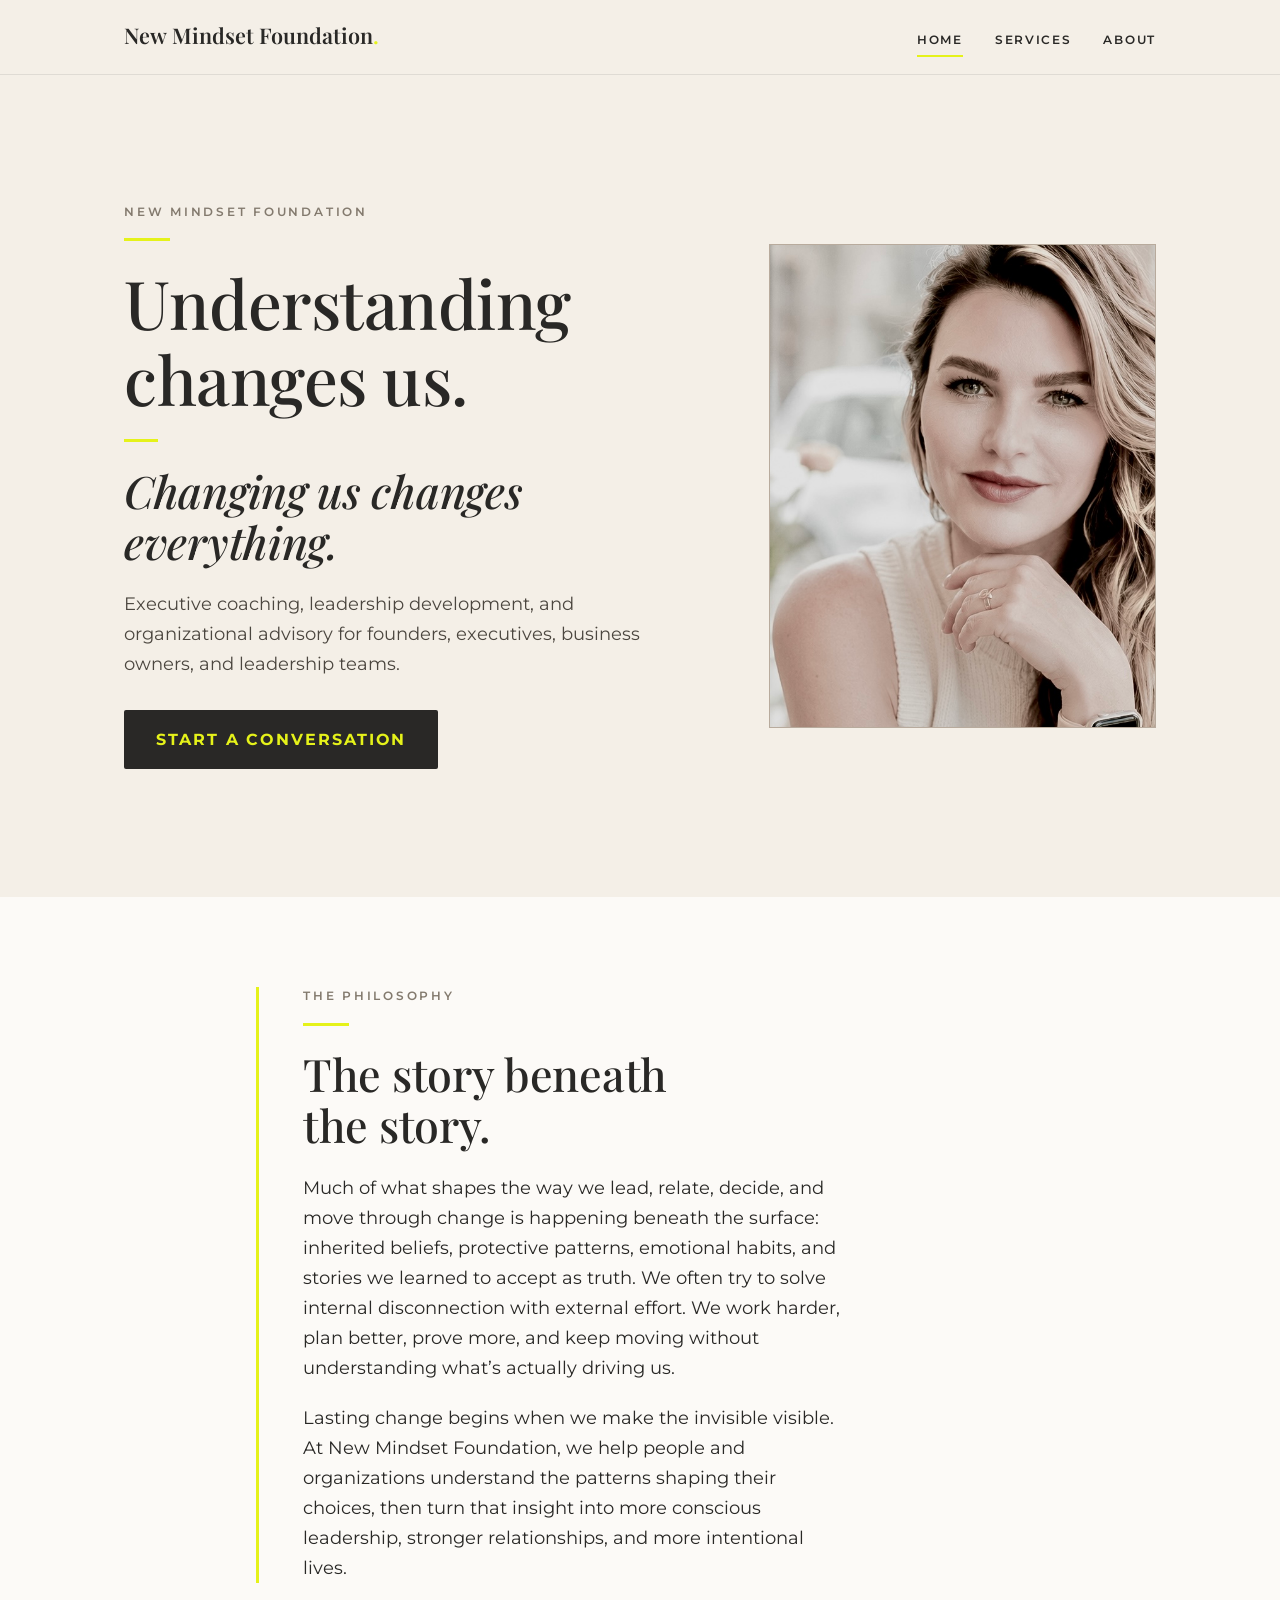
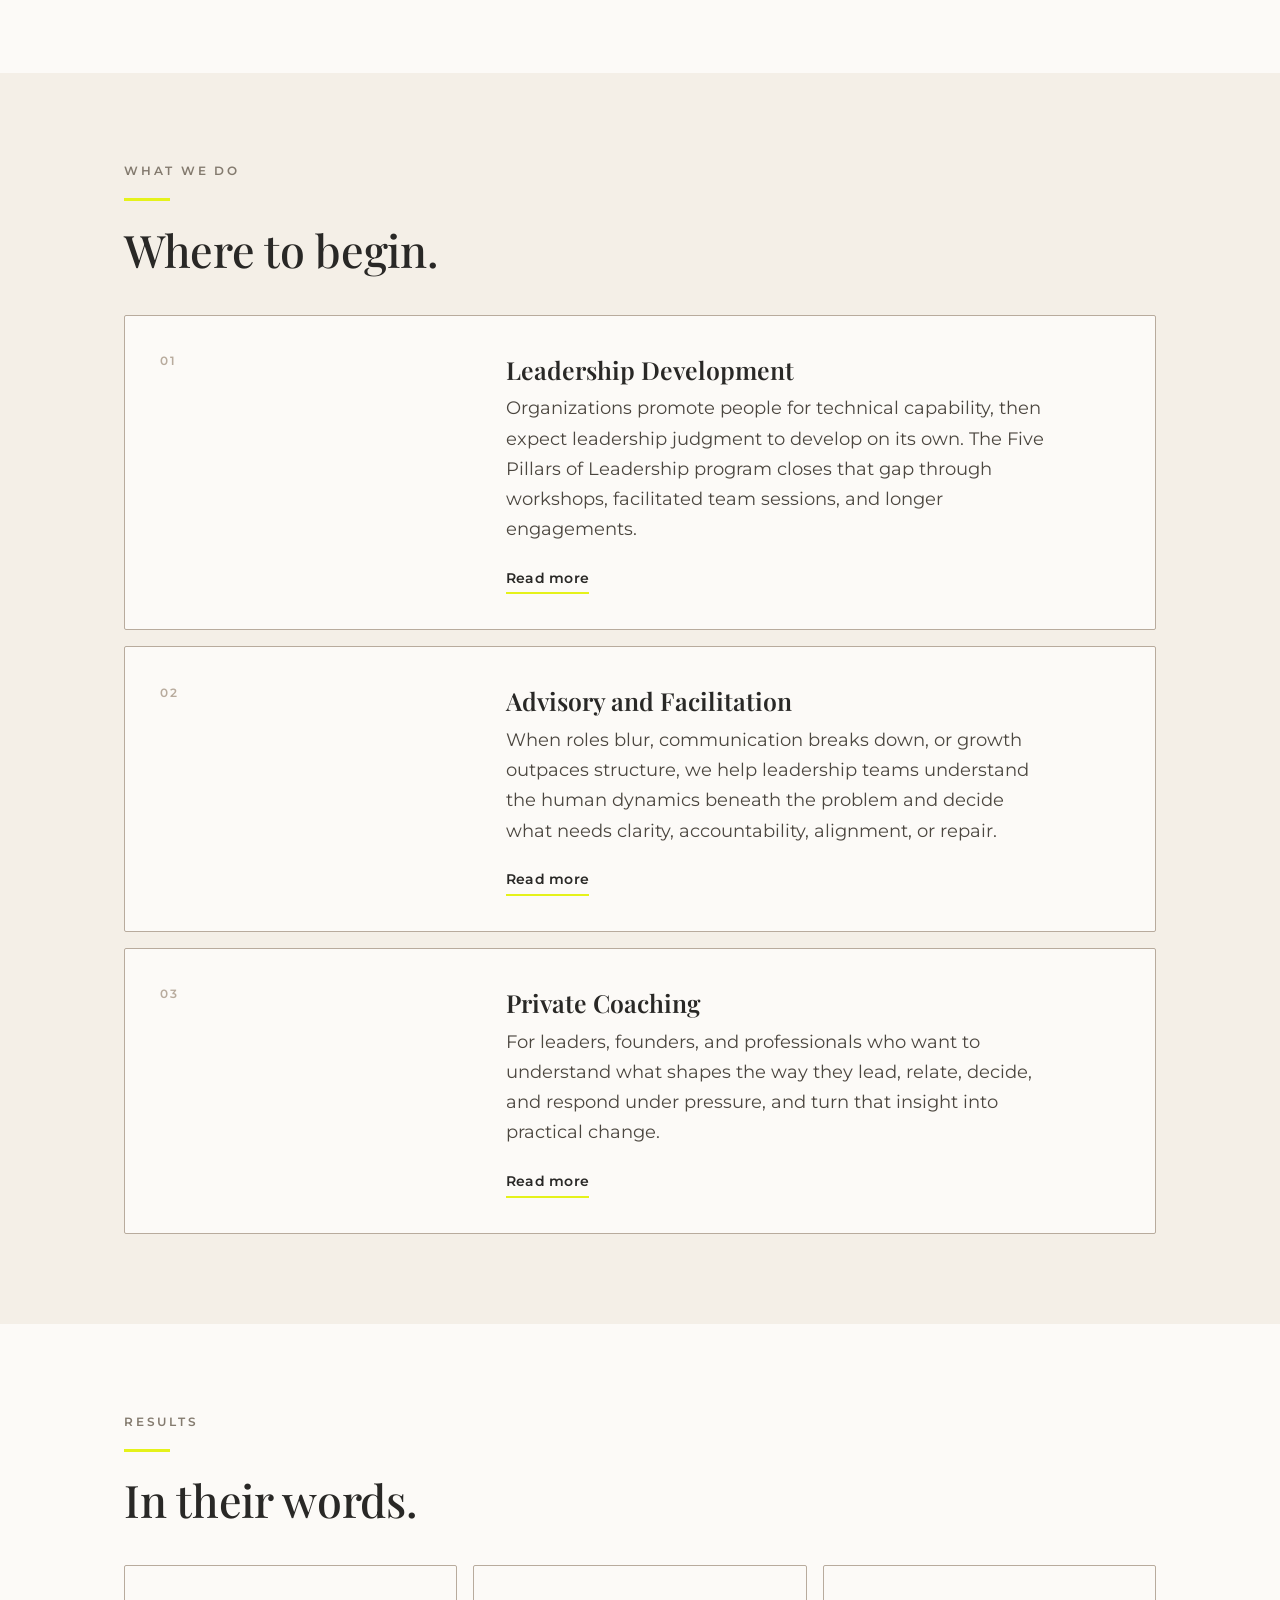
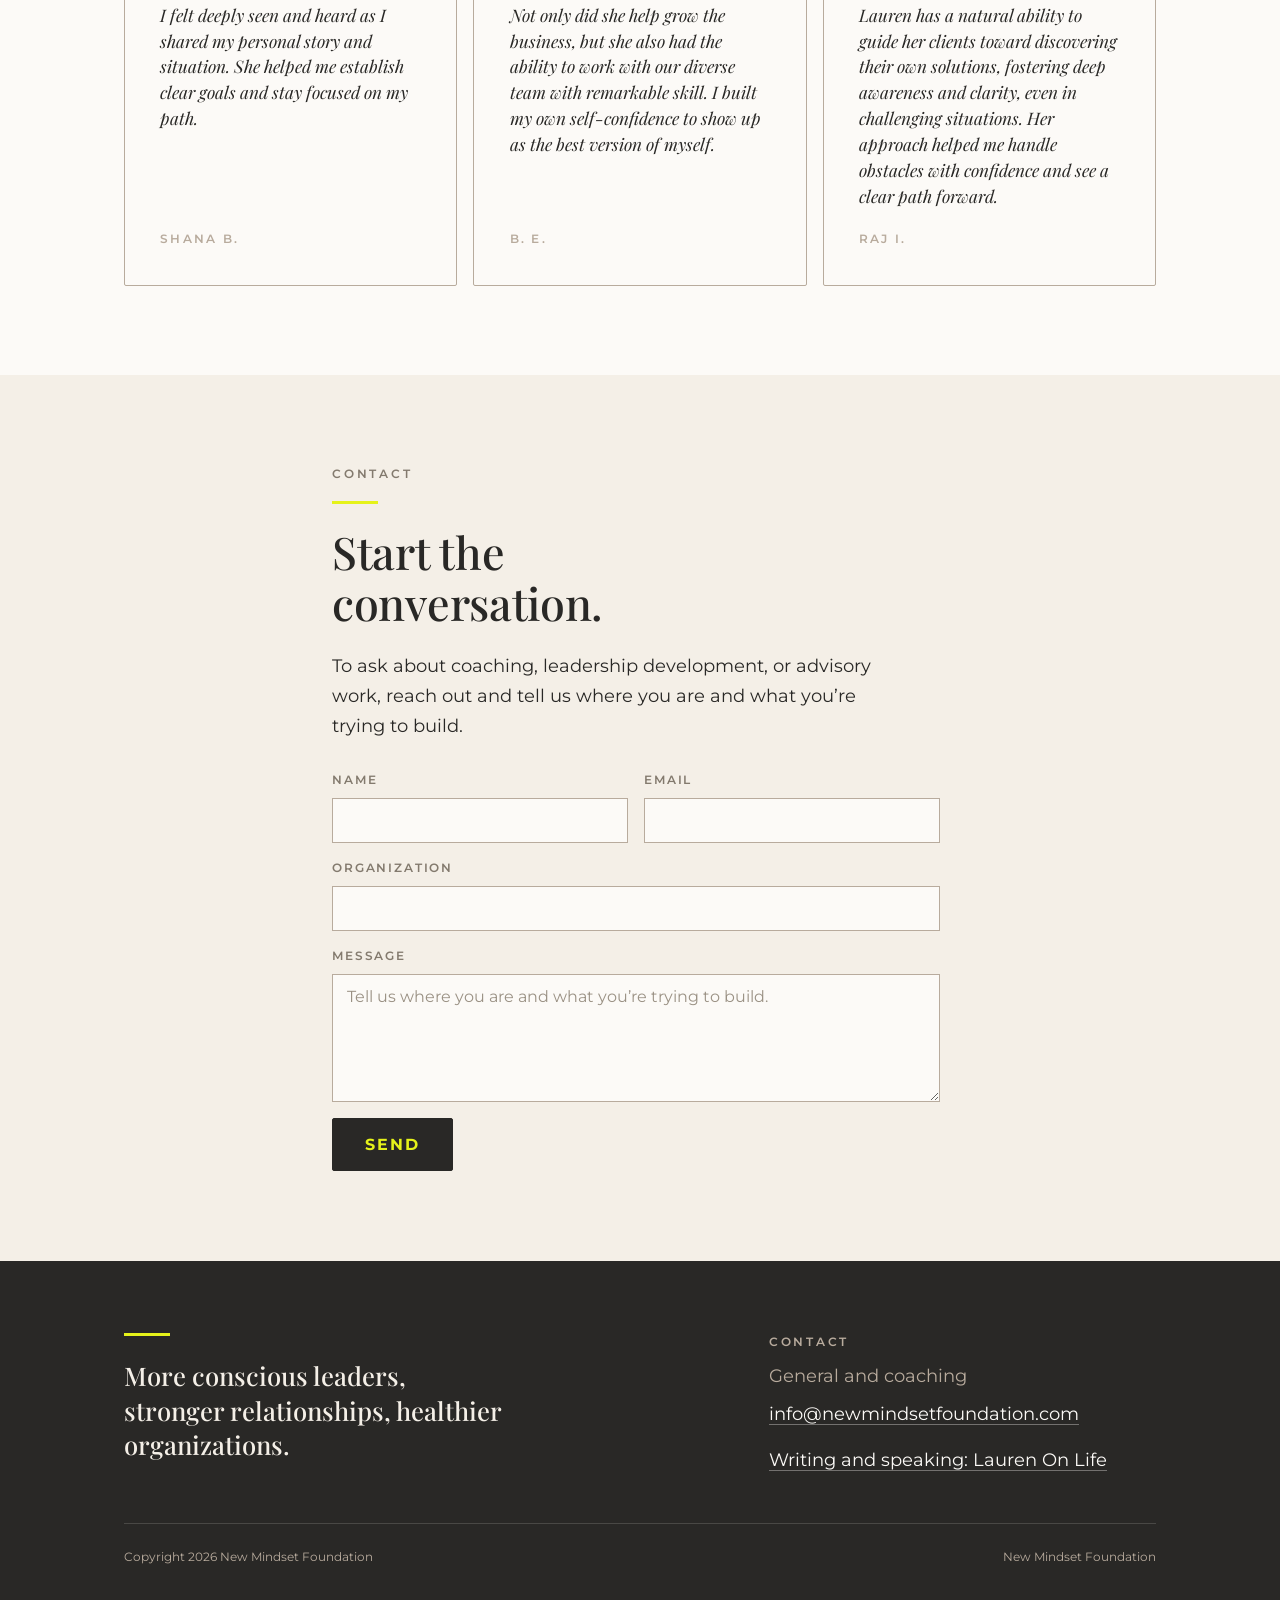
<file: index.html>
<!DOCTYPE html>
<html lang="en">
<head>
  <meta charset="UTF-8">
  <meta name="viewport" content="width=device-width, initial-scale=1.0">
  <title>New Mindset Foundation | Executive Coaching and Leadership Development</title>
  <meta name="description" content="Executive coaching, leadership development, and organizational advisory for founders, executives, business owners, and leadership teams.">
  <link rel="canonical" href="https://newmindsetfoundation.com/">
  <meta property="og:type" content="website">
  <meta property="og:site_name" content="New Mindset Foundation">
  <meta property="og:title" content="New Mindset Foundation | Executive Coaching and Leadership Development">
  <meta property="og:description" content="Executive coaching, leadership development, and organizational advisory for founders, executives, business owners, and leadership teams.">
  <meta property="og:url" content="https://newmindsetfoundation.com/">
  <meta property="og:image" content="https://newmindsetfoundation.com/images/lauren-home.jpg">
  <meta name="twitter:card" content="summary_large_image">
  <link rel="preconnect" href="https://fonts.googleapis.com">
  <link rel="preconnect" href="https://fonts.gstatic.com" crossorigin>
  <link href="https://fonts.googleapis.com/css2?family=Playfair+Display:ital,wght@0,500;0,600;1,500&family=Montserrat:wght@400;500;600&display=swap" rel="stylesheet">
  <link rel="stylesheet" href="css/styles.css">
  <link rel="icon" href="/favicon.ico" sizes="any">
  <link rel="apple-touch-icon" href="/apple-touch-icon.png">
  <script type="application/ld+json">
  {
    "@context": "https://schema.org",
    "@graph": [
      {
        "@type": "Organization",
        "name": "New Mindset Foundation",
        "url": "https://newmindsetfoundation.com",
        "description": "Executive coaching, leadership development, and organizational advisory for founders, executives, business owners, and leadership teams.",
        "sameAs": "https://laurenonlife.com",
        "founder": {
          "@type": "Person",
          "name": "Lauren Florek",
          "url": "https://laurenonlife.com"
        }
      },
      {
        "@type": "WebSite",
        "name": "New Mindset Foundation",
        "url": "https://newmindsetfoundation.com"
      }
    ]
  }
  </script>
</head>
<body>

  <header class="site-header">
    <div class="wrap nav">
      <a class="brand" href="index.html">New&nbsp;Mindset&nbsp;Foundation<span class="dot">.</span></a>
      <nav class="nav-links">
        <a href="index.html" aria-current="page">Home</a>
        <a href="services.html">Services</a>
        <a href="about.html">About</a>
      </nav>
    </div>
  </header>

  <!-- HERO -->
  <section class="section-lg">
    <div class="wrap duo">
      <div class="col-text">
        <p class="eyebrow">New Mindset Foundation</p>
        <hr class="rule">
        <h1>Understanding changes us.</h1>
        <hr class="rule" style="width:34px; margin:1.4rem 0;">
        <p style="font-family:var(--serif); font-style:italic; font-weight:500; font-size:clamp(1.9rem, 3.6vw, 2.8rem); letter-spacing:-0.3px; line-height:1.14; margin:0; max-width:26rem;">Changing us changes everything.</p>
        <p style="margin-top:1.4rem; color:#4b463f;">Executive coaching, leadership development, and organizational advisory for founders, executives, business owners, and leadership teams.</p>
        <div class="actions">
          <a class="btn-list" href="#contact">Start a conversation</a>
        </div>
      </div>
      <div class="col-media">
        <div class="photo" style="aspect-ratio:4/5; border:1px solid var(--stone);">
          <img src="images/lauren-home.jpg" alt="Lauren Florek, executive coach and founder of New Mindset Foundation" style="object-position:50% 0%;">
        </div>
      </div>
    </div>
  </section>

  <!-- THE PHILOSOPHY -->
  <section class="section bg-porcelain">
    <div class="wrap margin-rule" style="max-width:48rem;">
      <p class="eyebrow">The Philosophy</p>
      <hr class="rule">
      <h2 style="max-width:24rem;">The story beneath the story.</h2>
      <p style="margin-top:1.4rem;">Much of what shapes the way we lead, relate, decide, and move through change is happening beneath the surface: inherited beliefs, protective patterns, emotional habits, and stories we learned to accept as truth. We often try to solve internal disconnection with external effort. We work harder, plan better, prove more, and keep moving without understanding what’s actually driving us.</p>
      <p>Lasting change begins when we make the invisible visible. At New Mindset Foundation, we help people and organizations understand the patterns shaping their choices, then turn that insight into more conscious leadership, stronger relationships, and more intentional lives.</p>
    </div>
  </section>

  <!-- WHAT WE DO -->
  <section class="section">
    <div class="wrap">
      <p class="eyebrow">What We Do</p>
      <hr class="rule">
      <h2 style="max-width:20rem;">Where to begin.</h2>
      <div class="entries entries--porcelain">

        <div class="entry">
          <p class="label">01</p>
          <div>
            <h3>Leadership Development</h3>
            <p>Organizations promote people for technical capability, then expect leadership judgment to develop on its own. The Five Pillars of Leadership program closes that gap through workshops, facilitated team sessions, and longer engagements.</p>
            <p style="margin-top:1.1rem;"><a class="textlink" href="services.html#leadership">Read more</a></p>
          </div>
        </div>

        <div class="entry">
          <p class="label">02</p>
          <div>
            <h3>Advisory and Facilitation</h3>
            <p>When roles blur, communication breaks down, or growth outpaces structure, we help leadership teams understand the human dynamics beneath the problem and decide what needs clarity, accountability, alignment, or repair.</p>
            <p style="margin-top:1.1rem;"><a class="textlink" href="services.html#advisory">Read more</a></p>
          </div>
        </div>

        <div class="entry">
          <p class="label">03</p>
          <div>
            <h3>Private Coaching</h3>
            <p>For leaders, founders, and professionals who want to understand what shapes the way they lead, relate, decide, and respond under pressure, and turn that insight into practical change.</p>
            <p style="margin-top:1.1rem;"><a class="textlink" href="services.html#coaching">Read more</a></p>
          </div>
        </div>

      </div>
    </div>
  </section>

  <!-- RESULTS -->
  <section class="section bg-porcelain">
    <div class="wrap">
      <p class="eyebrow">Results</p>
      <hr class="rule">
      <h2 style="max-width:20rem;">In their words.</h2>
      <div class="quotes">
        <div class="quote-block">
          <p class="q">I felt deeply seen and heard as I shared my personal story and situation. She helped me establish clear goals and stay focused on my path.</p>
          <p class="who">Shana B.</p>
        </div>
        <div class="quote-block">
          <p class="q">Not only did she help grow the business, but she also had the ability to work with our diverse team with remarkable skill. I built my own self-confidence to show up as the best version of myself.</p>
          <p class="who">B. E.</p>
        </div>
        <div class="quote-block">
          <p class="q">Lauren has a natural ability to guide her clients toward discovering their own solutions, fostering deep awareness and clarity, even in challenging situations. Her approach helped me handle obstacles with confidence and see a clear path forward.</p>
          <p class="who">Raj I.</p>
        </div>
      </div>
    </div>
  </section>

  <!-- CONTACT -->
  <section class="section" id="contact">
    <div class="wrap" style="max-width:44rem;">
      <p class="eyebrow">Contact</p>
      <hr class="rule">
      <h2 style="max-width:22rem;">Start the conversation.</h2>
      <p style="margin-top:1.4rem;">To ask about coaching, leadership development, or advisory work, reach out and tell us where you are and what you’re trying to build.</p>
      <form class="inquiry-form" action="https://formspree.io/f/xnpaagjg" method="POST">
        <input type="hidden" name="_subject" value="Coaching Inquiry (New Mindset Foundation)">
        <input type="text" name="_gotcha" style="display:none" tabindex="-1" autocomplete="off" aria-hidden="true">
        <div class="form-row">
          <div class="field">
            <label for="f-name">Name</label>
            <input id="f-name" type="text" name="name" required>
          </div>
          <div class="field">
            <label for="f-email">Email</label>
            <input id="f-email" type="email" name="email" required>
          </div>
        </div>
        <div class="field">
          <label for="f-org">Organization</label>
          <input id="f-org" type="text" name="organization">
        </div>
        <div class="field">
          <label for="f-message">Message</label>
          <textarea id="f-message" name="message" rows="5" required placeholder="Tell us where you are and what you’re trying to build."></textarea>
        </div>
        <div class="actions">
          <button class="btn-list" type="submit">Send</button>
        </div>
        <p class="form-error" hidden>Something went wrong. You can email us directly at <a href="mailto:info@newmindsetfoundation.com">info@newmindsetfoundation.com</a>.</p>
      </form>
    </div>
  </section>

  <!-- FOOTER -->
  <footer class="site-footer">
    <div class="wrap footer-grid">
      <div>
        <hr class="rule">
        <p style="font-family:var(--serif); font-weight:500; font-size:clamp(1.25rem, 2.2vw, 1.6rem); line-height:1.35; color:var(--paper); max-width:24rem; margin:0;">More conscious leaders, stronger relationships, healthier organizations.</p>
      </div>
      <div class="footer-contact">
        <p class="eyebrow">Contact</p>
        <p>General and coaching</p>
        <p><a href="mailto:info@newmindsetfoundation.com">info@newmindsetfoundation.com</a></p>
        <p style="margin-top:1rem;"><a href="https://laurenonlife.com">Writing and speaking: Lauren On Life</a></p>
      </div>
    </div>
    <div class="wrap">
      <div class="footer-bottom">
        <span>Copyright 2026 New Mindset Foundation</span>
        <span>New Mindset Foundation</span>
      </div>
    </div>
  </footer>

  <!-- Submit the inquiry in the background so the visitor stays on the page.
       If JavaScript is off, the form still posts normally to Formspree. -->
  <script>
    (function () {
      var form = document.querySelector('.inquiry-form');
      if (!form) return;
      var errorLine = form.querySelector('.form-error');
      form.addEventListener('submit', function (event) {
        event.preventDefault();
        if (errorLine) errorLine.hidden = true;
        fetch(form.action, {
          method: 'POST',
          body: new FormData(form),
          headers: { 'Accept': 'application/json' }
        }).then(function (response) {
          if (response.ok) {
            var thanks = document.createElement('p');
            thanks.className = 'form-thanks';
            thanks.textContent = 'Thank you. Your note is on its way, and you’ll hear back within two business days.';
            form.replaceWith(thanks);
          } else if (errorLine) {
            errorLine.hidden = false;
          }
        }).catch(function () {
          if (errorLine) errorLine.hidden = false;
        });
      });
    })();
  </script>

</body>
</html>
</file>
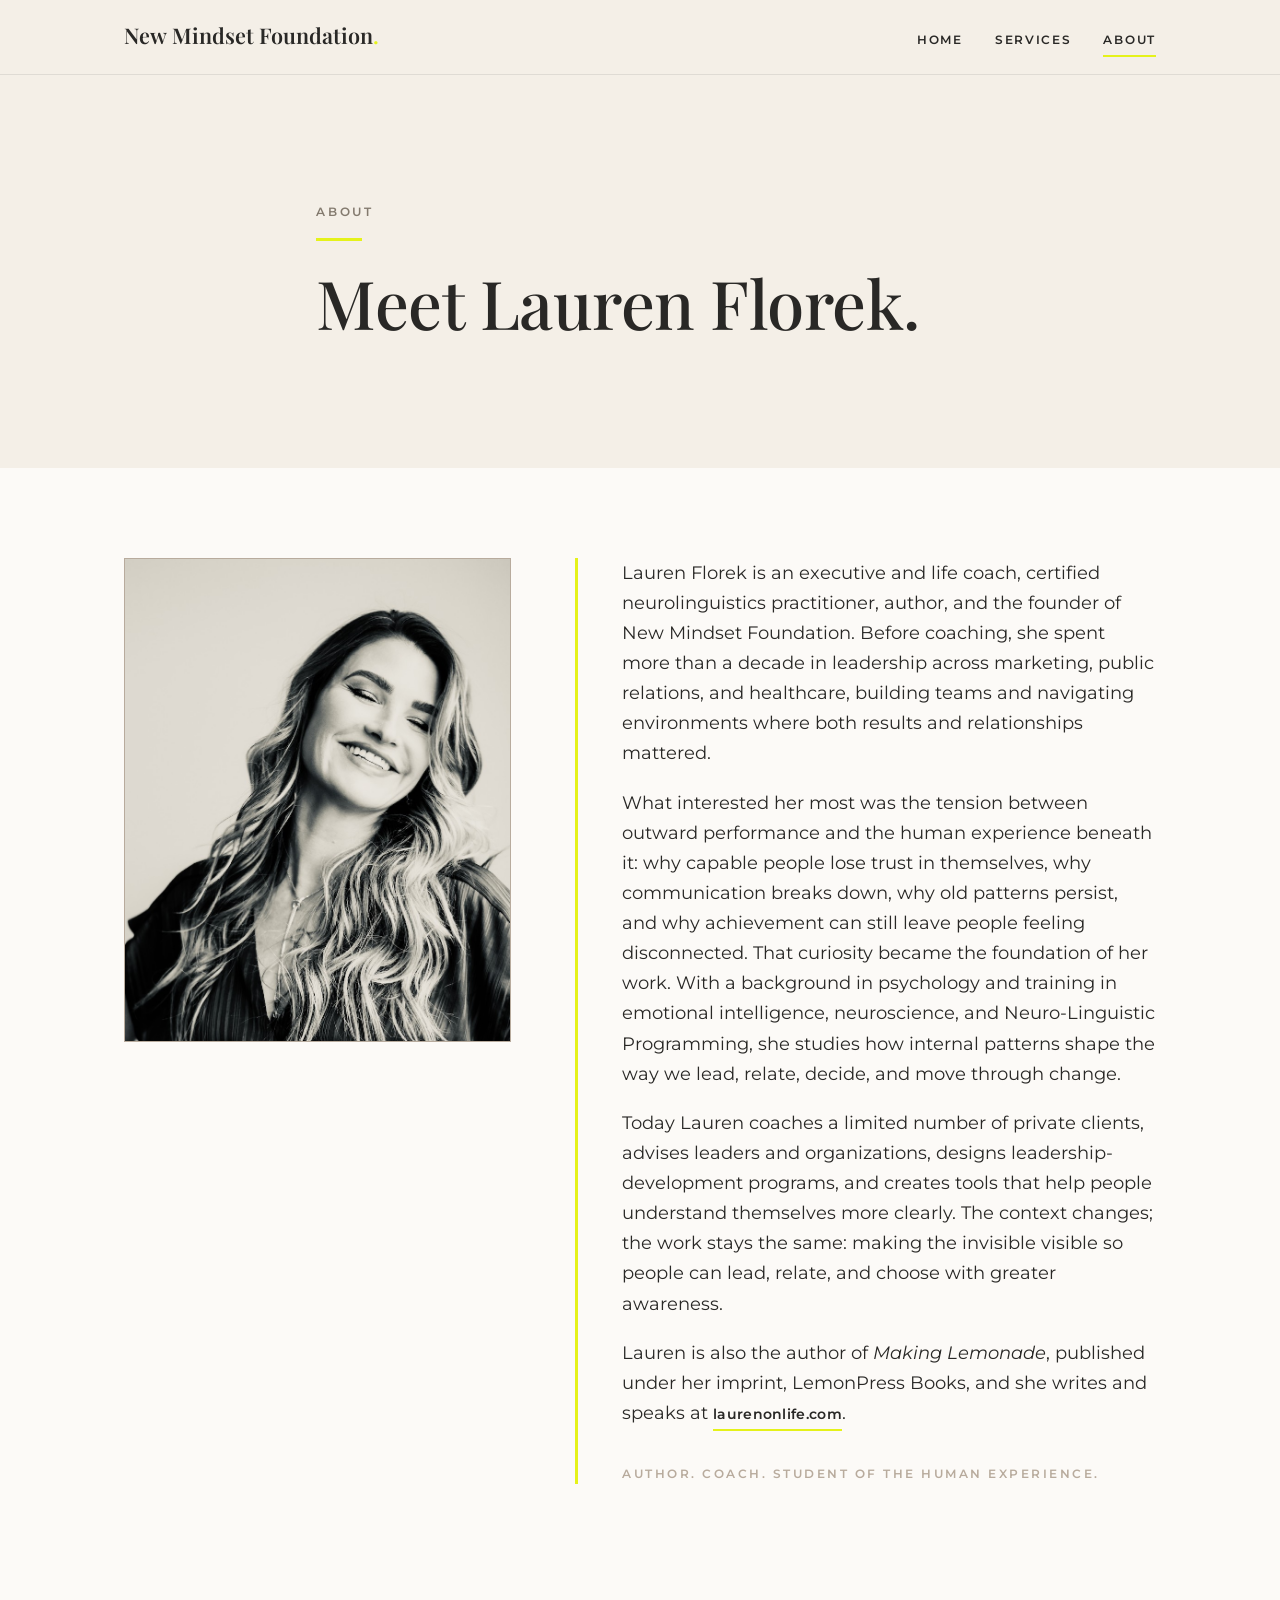
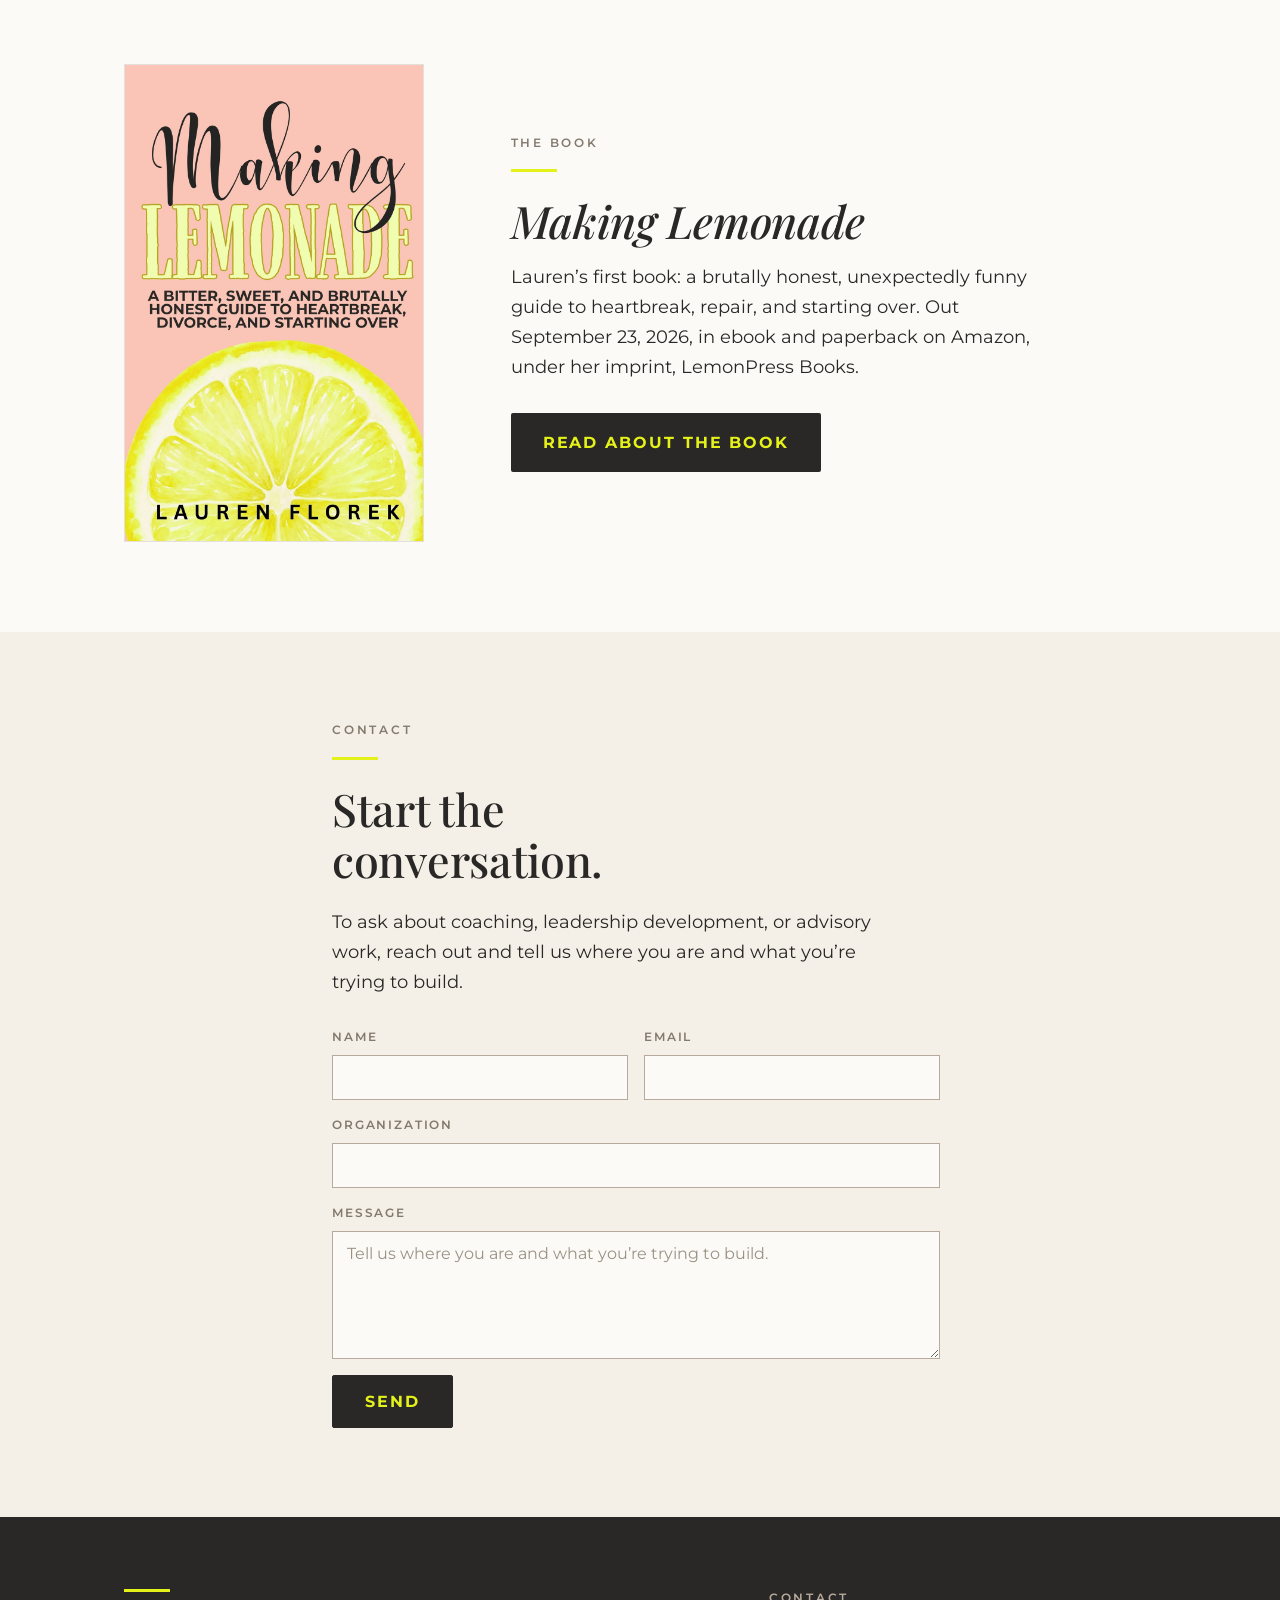
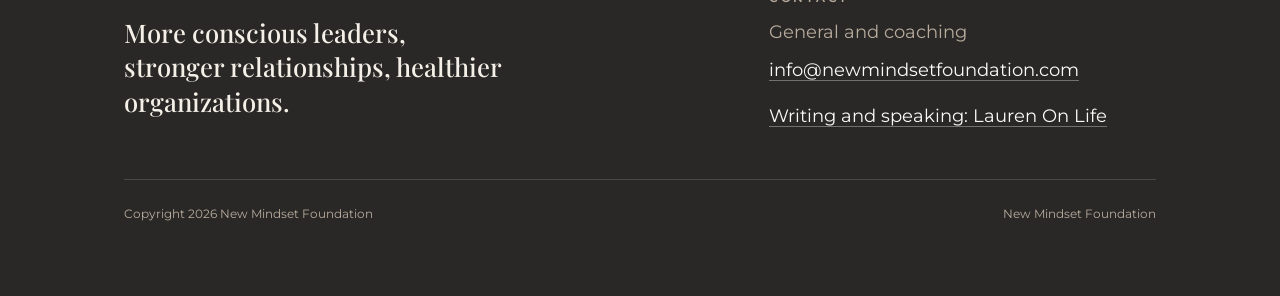
<file: about.html>
<!DOCTYPE html>
<html lang="en">
<head>
  <meta charset="UTF-8">
  <meta name="viewport" content="width=device-width, initial-scale=1.0">
  <title>About Lauren Florek | New Mindset Foundation</title>
  <meta name="description" content="Meet Lauren Florek: executive and life coach, neurolinguistics practitioner, author, and founder of New Mindset Foundation.">
  <link rel="canonical" href="https://newmindsetfoundation.com/about.html">
  <meta property="og:type" content="website">
  <meta property="og:site_name" content="New Mindset Foundation">
  <meta property="og:title" content="About Lauren Florek | New Mindset Foundation">
  <meta property="og:description" content="Meet Lauren Florek: executive and life coach, neurolinguistics practitioner, author, and founder of New Mindset Foundation.">
  <meta property="og:url" content="https://newmindsetfoundation.com/about.html">
  <meta property="og:image" content="https://newmindsetfoundation.com/images/lauren-about.jpg">
  <meta name="twitter:card" content="summary_large_image">
  <link rel="preconnect" href="https://fonts.googleapis.com">
  <link rel="preconnect" href="https://fonts.gstatic.com" crossorigin>
  <link href="https://fonts.googleapis.com/css2?family=Playfair+Display:ital,wght@0,500;0,600;1,500&family=Montserrat:wght@400;500;600&display=swap" rel="stylesheet">
  <link rel="stylesheet" href="css/styles.css">
  <link rel="icon" href="/favicon.ico" sizes="any">
  <link rel="apple-touch-icon" href="/apple-touch-icon.png">
  <script type="application/ld+json">
  {
    "@context": "https://schema.org",
    "@type": "Person",
    "name": "Lauren Florek",
    "jobTitle": "Executive and Life Coach",
    "url": "https://newmindsetfoundation.com/about.html",
    "image": "https://newmindsetfoundation.com/images/lauren-about.jpg",
    "sameAs": "https://laurenonlife.com",
    "worksFor": {
      "@type": "Organization",
      "name": "New Mindset Foundation",
      "url": "https://newmindsetfoundation.com"
    }
  }
  </script>
</head>
<body>

  <header class="site-header">
    <div class="wrap nav">
      <a class="brand" href="index.html">New&nbsp;Mindset&nbsp;Foundation<span class="dot">.</span></a>
      <nav class="nav-links">
        <a href="index.html">Home</a>
        <a href="services.html">Services</a>
        <a href="about.html" aria-current="page">About</a>
      </nav>
    </div>
  </header>

  <!-- HERO -->
  <section class="section-lg">
    <div class="wrap" style="max-width:46rem;">
      <p class="eyebrow">About</p>
      <hr class="rule">
      <h1>Meet Lauren Florek.</h1>
    </div>
  </section>

  <!-- BIO -->
  <section class="section bg-porcelain">
    <div class="wrap duo narrow-first" style="align-items:start;">
      <div class="col-media">
        <div class="photo" style="aspect-ratio:4/5; border:1px solid var(--stone);">
          <img src="images/lauren-about.jpg" alt="Lauren Florek, founder of New Mindset Foundation">
        </div>
      </div>
      <div class="col-text margin-rule">
      <p>Lauren Florek is an executive and life coach, certified neurolinguistics practitioner, author, and the founder of New Mindset Foundation. Before coaching, she spent more than a decade in leadership across marketing, public relations, and healthcare, building teams and navigating environments where both results and relationships mattered.</p>
      <p>What interested her most was the tension between outward performance and the human experience beneath it: why capable people lose trust in themselves, why communication breaks down, why old patterns persist, and why achievement can still leave people feeling disconnected. That curiosity became the foundation of her work. With a background in psychology and training in emotional intelligence, neuroscience, and Neuro-Linguistic Programming, she studies how internal patterns shape the way we lead, relate, decide, and move through change.</p>
      <p>Today Lauren coaches a limited number of private clients, advises leaders and organizations, designs leadership-development programs, and creates tools that help people understand themselves more clearly. The context changes; the work stays the same: making the invisible visible so people can lead, relate, and choose with greater awareness.</p>
      <p>Lauren is also the author of <em>Making Lemonade</em>, published under her imprint, LemonPress Books, and she writes and speaks at <a class="textlink" href="https://laurenonlife.com">laurenonlife.com</a>.</p>
      <p class="tagline">Author. Coach. Student of the human experience.</p>
      </div>
    </div>
  </section>

  <!-- THE BOOK -->
  <section class="section bg-porcelain">
    <div class="wrap book book--slim">
      <div class="book-cover" style="max-width:300px;">
        <img src="images/making-lemonade-cover.png?v=2" alt="Making Lemonade book cover by Lauren Florek">
      </div>
      <div>
        <p class="eyebrow">The Book</p>
        <hr class="rule">
        <h2 class="italic">Making Lemonade</h2>
        <p style="margin-top:1rem;">Lauren’s first book: a brutally honest, unexpectedly funny guide to heartbreak, repair, and starting over. Out September 23, 2026, in ebook and paperback on Amazon, under her imprint, LemonPress Books.</p>
        <div class="actions">
          <a class="btn-list" href="https://laurenonlife.com/book.html">Read about the book</a>
        </div>
      </div>
    </div>
  </section>

  <!-- CONTACT -->
  <section class="section" id="contact">
    <div class="wrap" style="max-width:44rem;">
      <p class="eyebrow">Contact</p>
      <hr class="rule">
      <h2 style="max-width:22rem;">Start the conversation.</h2>
      <p style="margin-top:1.4rem;">To ask about coaching, leadership development, or advisory work, reach out and tell us where you are and what you’re trying to build.</p>
      <form class="inquiry-form" action="https://formspree.io/f/xnpaagjg" method="POST">
        <input type="hidden" name="_subject" value="Coaching Inquiry (New Mindset Foundation)">
        <input type="text" name="_gotcha" style="display:none" tabindex="-1" autocomplete="off" aria-hidden="true">
        <div class="form-row">
          <div class="field">
            <label for="f-name">Name</label>
            <input id="f-name" type="text" name="name" required>
          </div>
          <div class="field">
            <label for="f-email">Email</label>
            <input id="f-email" type="email" name="email" required>
          </div>
        </div>
        <div class="field">
          <label for="f-org">Organization</label>
          <input id="f-org" type="text" name="organization">
        </div>
        <div class="field">
          <label for="f-message">Message</label>
          <textarea id="f-message" name="message" rows="5" required placeholder="Tell us where you are and what you’re trying to build."></textarea>
        </div>
        <div class="actions">
          <button class="btn-list" type="submit">Send</button>
        </div>
        <p class="form-error" hidden>Something went wrong. You can email us directly at <a href="mailto:info@newmindsetfoundation.com">info@newmindsetfoundation.com</a>.</p>
      </form>
    </div>
  </section>

  <!-- FOOTER -->
  <footer class="site-footer">
    <div class="wrap footer-grid">
      <div>
        <hr class="rule">
        <p style="font-family:var(--serif); font-weight:500; font-size:clamp(1.25rem, 2.2vw, 1.6rem); line-height:1.35; color:var(--paper); max-width:24rem; margin:0;">More conscious leaders, stronger relationships, healthier organizations.</p>
      </div>
      <div class="footer-contact">
        <p class="eyebrow">Contact</p>
        <p>General and coaching</p>
        <p><a href="mailto:info@newmindsetfoundation.com">info@newmindsetfoundation.com</a></p>
        <p style="margin-top:1rem;"><a href="https://laurenonlife.com">Writing and speaking: Lauren On Life</a></p>
      </div>
    </div>
    <div class="wrap">
      <div class="footer-bottom">
        <span>Copyright 2026 New Mindset Foundation</span>
        <span>New Mindset Foundation</span>
      </div>
    </div>
  </footer>

  <!-- Submit the inquiry in the background so the visitor stays on the page.
       If JavaScript is off, the form still posts normally to Formspree. -->
  <script>
    (function () {
      var form = document.querySelector('.inquiry-form');
      if (!form) return;
      var errorLine = form.querySelector('.form-error');
      form.addEventListener('submit', function (event) {
        event.preventDefault();
        if (errorLine) errorLine.hidden = true;
        fetch(form.action, {
          method: 'POST',
          body: new FormData(form),
          headers: { 'Accept': 'application/json' }
        }).then(function (response) {
          if (response.ok) {
            var thanks = document.createElement('p');
            thanks.className = 'form-thanks';
            thanks.textContent = 'Thank you. Your note is on its way, and you’ll hear back within two business days.';
            form.replaceWith(thanks);
          } else if (errorLine) {
            errorLine.hidden = false;
          }
        }).catch(function () {
          if (errorLine) errorLine.hidden = false;
        });
      });
    })();
  </script>

</body>
</html>
</file>
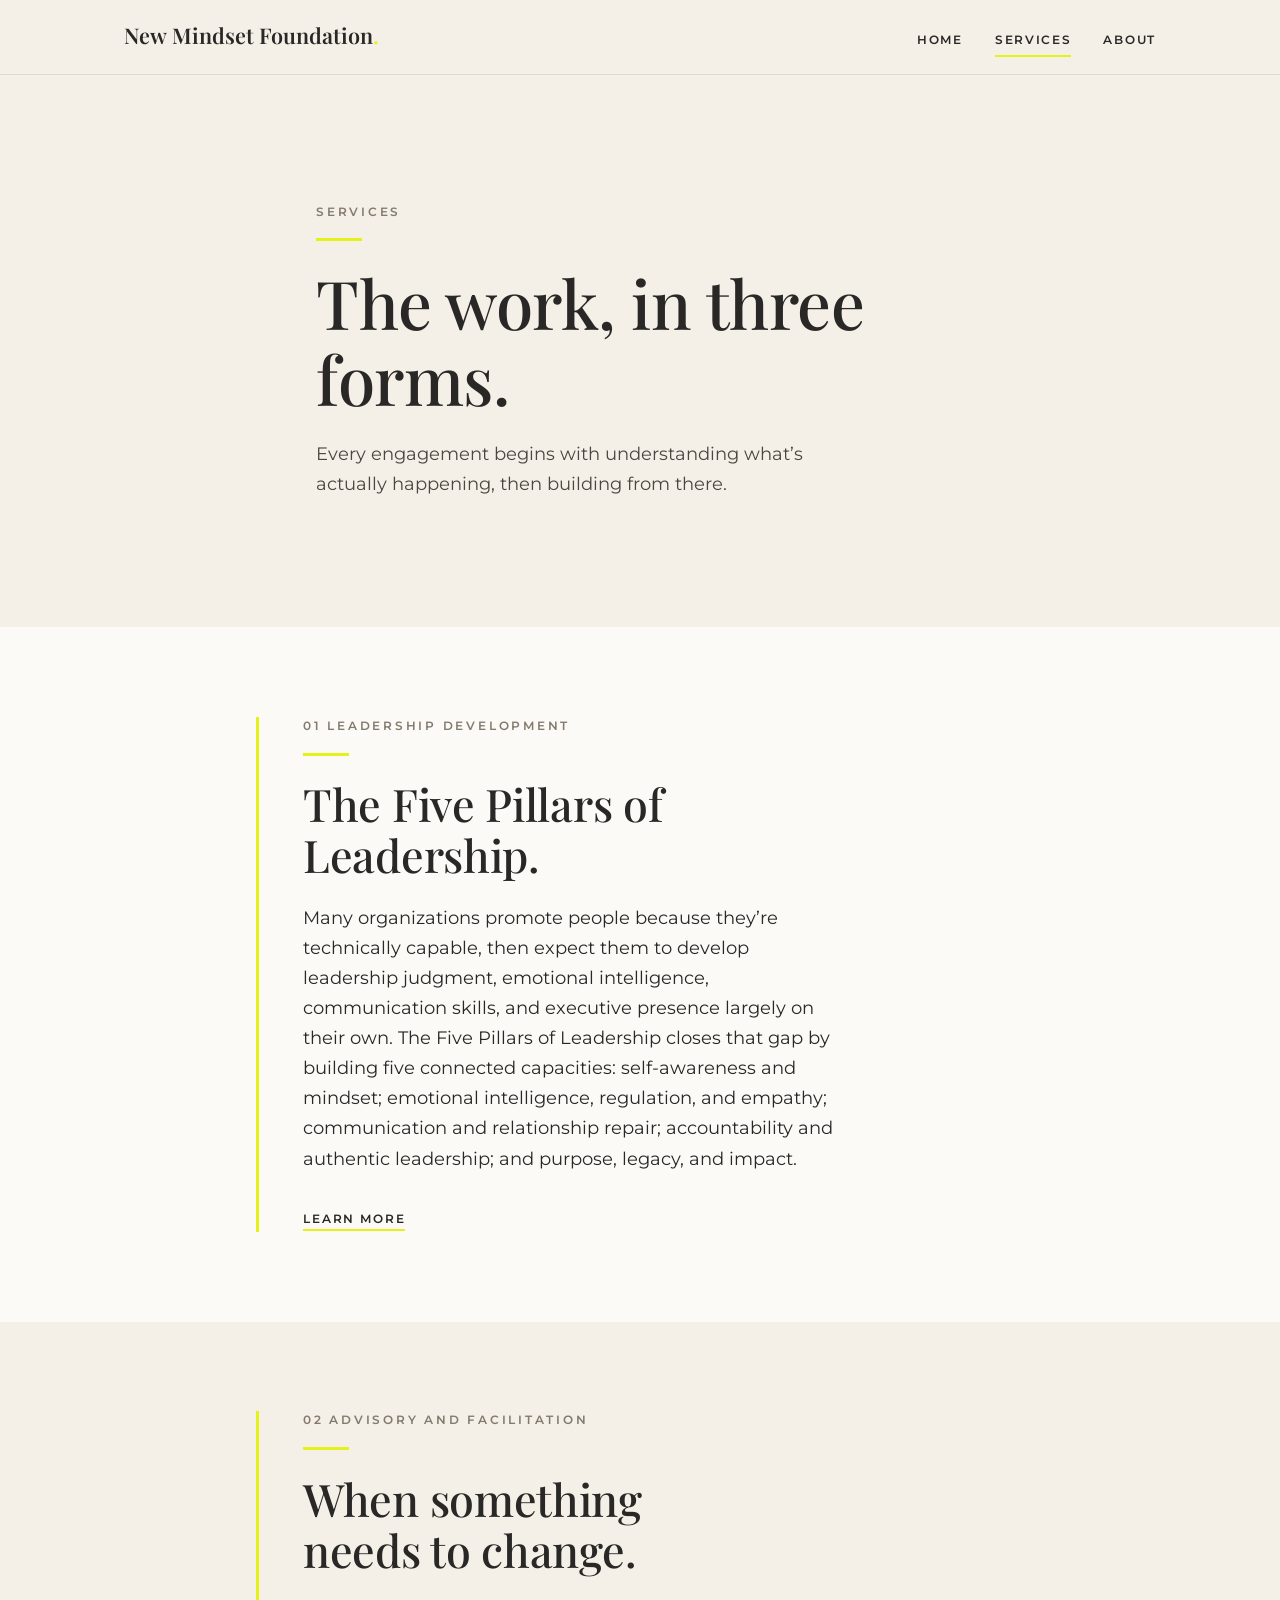
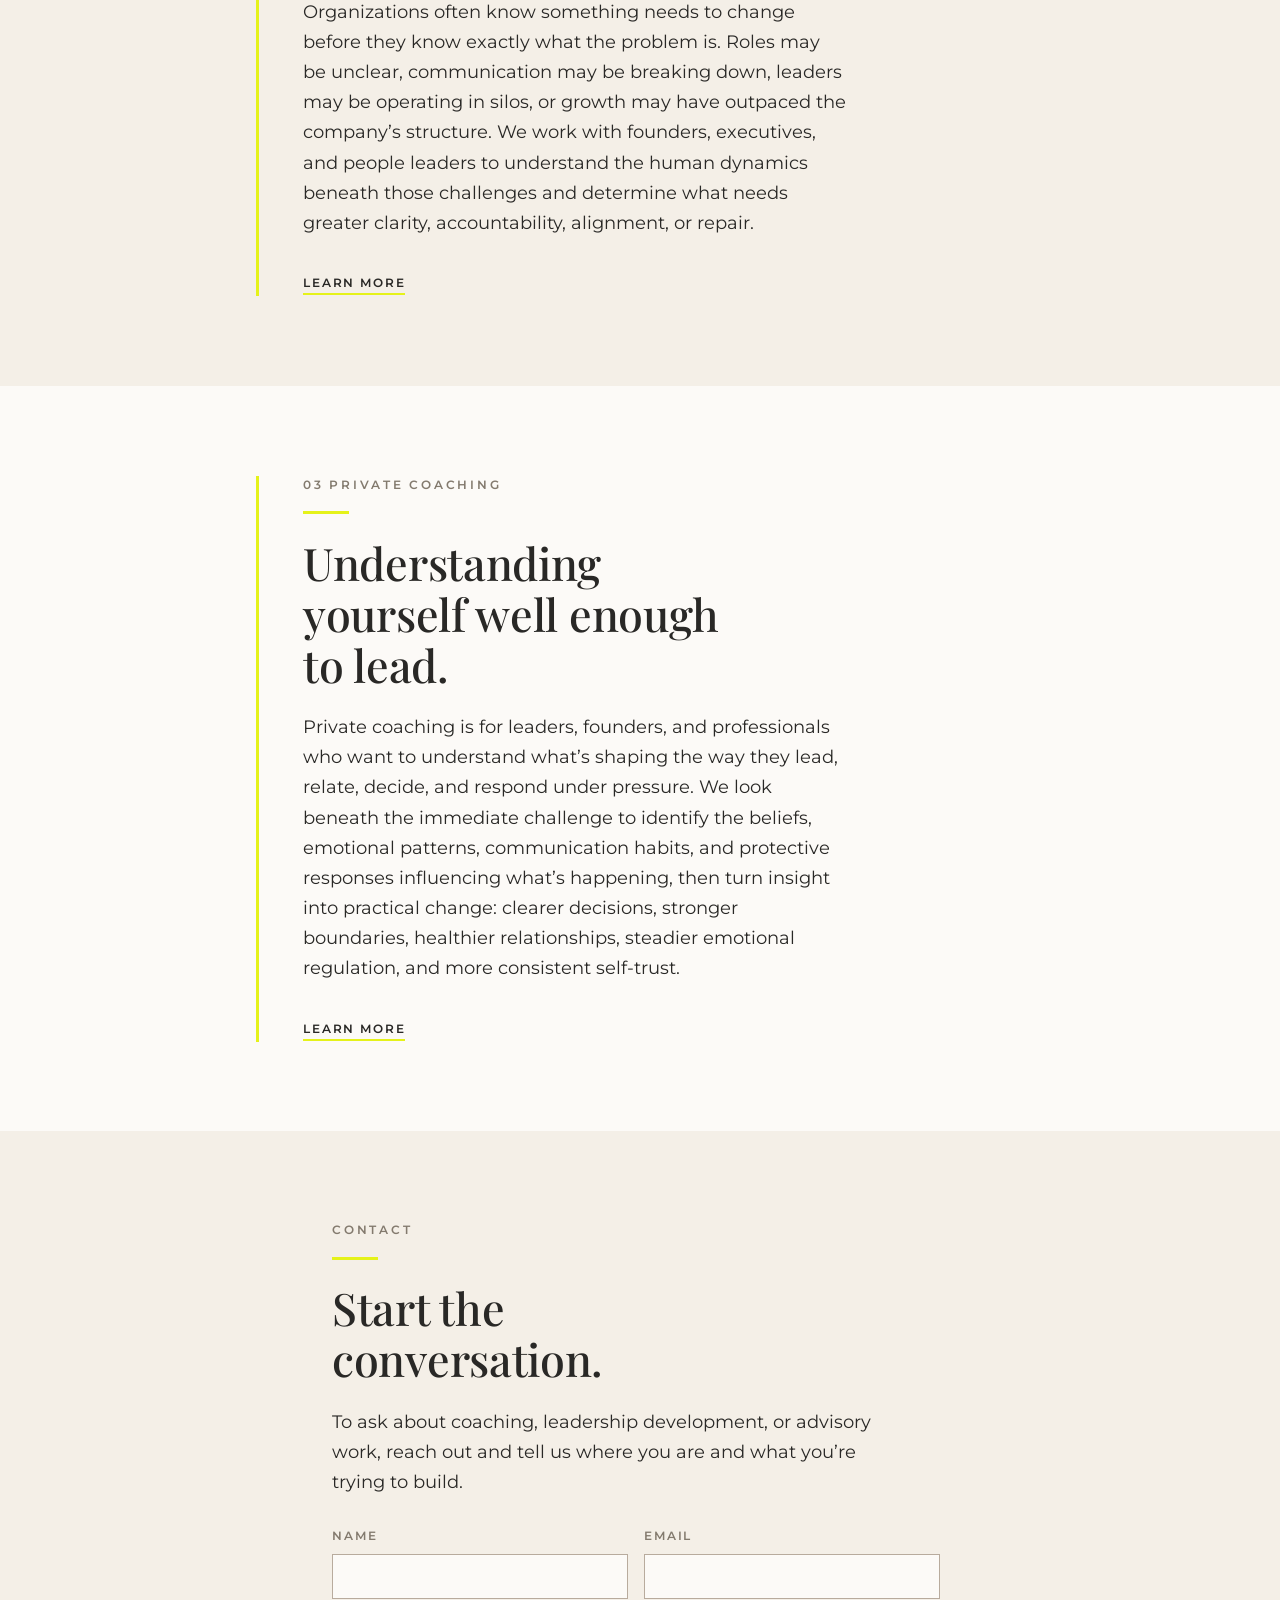
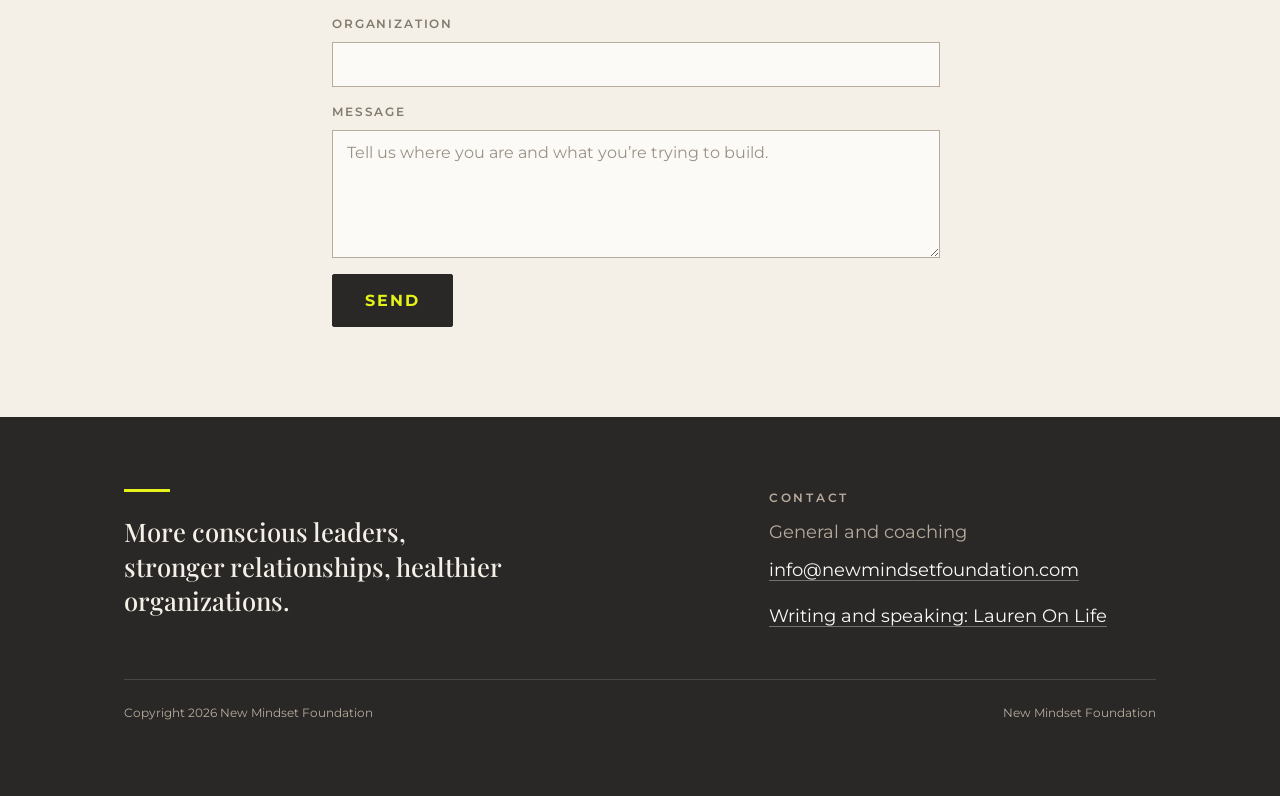
<file: services.html>
<!DOCTYPE html>
<html lang="en">
<head>
  <meta charset="UTF-8">
  <meta name="viewport" content="width=device-width, initial-scale=1.0">
  <title>Services | New Mindset Foundation</title>
  <meta name="description" content="Leadership development, advisory and facilitation, and private coaching for leaders, founders, and teams who want practical, lasting change.">
  <link rel="canonical" href="https://newmindsetfoundation.com/services.html">
  <meta property="og:type" content="website">
  <meta property="og:site_name" content="New Mindset Foundation">
  <meta property="og:title" content="Services | New Mindset Foundation">
  <meta property="og:description" content="Leadership development, advisory and facilitation, and private coaching for leaders, founders, and teams who want practical, lasting change.">
  <meta property="og:url" content="https://newmindsetfoundation.com/services.html">
  <meta property="og:image" content="https://newmindsetfoundation.com/images/lauren-home.jpg">
  <meta name="twitter:card" content="summary_large_image">
  <link rel="preconnect" href="https://fonts.googleapis.com">
  <link rel="preconnect" href="https://fonts.gstatic.com" crossorigin>
  <link href="https://fonts.googleapis.com/css2?family=Playfair+Display:ital,wght@0,500;0,600;1,500&family=Montserrat:wght@400;500;600&display=swap" rel="stylesheet">
  <link rel="stylesheet" href="css/styles.css">
  <link rel="icon" href="/favicon.ico" sizes="any">
  <link rel="apple-touch-icon" href="/apple-touch-icon.png">
  <script>document.documentElement.classList.add('js');</script>
</head>
<body>

  <header class="site-header">
    <div class="wrap nav">
      <a class="brand" href="index.html">New&nbsp;Mindset&nbsp;Foundation<span class="dot">.</span></a>
      <nav class="nav-links">
        <a href="index.html">Home</a>
        <a href="services.html" aria-current="page">Services</a>
        <a href="about.html">About</a>
      </nav>
    </div>
  </header>

  <!-- HERO -->
  <section class="section-lg">
    <div class="wrap" style="max-width:46rem;">
      <p class="eyebrow">Services</p>
      <hr class="rule">
      <h1>The work, in three forms.</h1>
      <p style="margin-top:1.4rem; color:#4b463f;">Every engagement begins with understanding what’s actually happening, then building from there.</p>
    </div>
  </section>

  <!-- 01 LEADERSHIP DEVELOPMENT -->
  <section class="section bg-porcelain" id="leadership">
    <div class="wrap margin-rule" style="max-width:48rem;">
      <p class="eyebrow">01 Leadership Development</p>
      <hr class="rule">
      <h2 style="max-width:26rem;">The Five Pillars of Leadership.</h2>
      <p style="margin-top:1.4rem;">Many organizations promote people because they’re technically capable, then expect them to develop leadership judgment, emotional intelligence, communication skills, and executive presence largely on their own. The Five Pillars of Leadership closes that gap by building five connected capacities: self-awareness and mindset; emotional intelligence, regulation, and empathy; communication and relationship repair; accountability and authentic leadership; and purpose, legacy, and impact.</p>
      <button class="expander-toggle" type="button" aria-expanded="false" aria-controls="leadership-more">Learn more</button>
      <div class="expander-panel" id="leadership-more">
        <div class="expander-panel__inner">
          <p style="margin:1.2rem 0 0;">The program gives leaders a shared language for understanding themselves, managing pressure, having difficult conversations, and taking ownership of their impact. It can be delivered through focused workshops, facilitated team sessions, or a longer development engagement shaped around the organization’s priorities.</p>
        </div>
      </div>
    </div>
  </section>

  <!-- 02 ADVISORY AND FACILITATION -->
  <section class="section" id="advisory">
    <div class="wrap margin-rule" style="max-width:48rem;">
      <p class="eyebrow">02 Advisory and Facilitation</p>
      <hr class="rule">
      <h2 style="max-width:28rem;">When something needs to change.</h2>
      <p style="margin-top:1.4rem;">Organizations often know something needs to change before they know exactly what the problem is. Roles may be unclear, communication may be breaking down, leaders may be operating in silos, or growth may have outpaced the company’s structure. We work with founders, executives, and people leaders to understand the human dynamics beneath those challenges and determine what needs greater clarity, accountability, alignment, or repair.</p>
      <button class="expander-toggle" type="button" aria-expanded="false" aria-controls="advisory-more">Learn more</button>
      <div class="expander-panel" id="advisory-more">
        <div class="expander-panel__inner">
          <p style="margin:1.2rem 0 0;">Engagements may include leadership-team facilitation, role clarification, communication strategy, transition support, culture development, or guidance through difficult conversations and structural change. The goal isn’t to impose a generic operating model. It’s to help the organization make more conscious decisions about how its people work, lead, and move forward together.</p>
        </div>
      </div>
    </div>
  </section>

  <!-- 03 PRIVATE COACHING -->
  <section class="section bg-porcelain" id="coaching">
    <div class="wrap margin-rule" style="max-width:48rem;">
      <p class="eyebrow">03 Private Coaching</p>
      <hr class="rule">
      <h2 style="max-width:28rem;">Understanding yourself well enough to lead.</h2>
      <p style="margin-top:1.4rem;">Private coaching is for leaders, founders, and professionals who want to understand what’s shaping the way they lead, relate, decide, and respond under pressure. We look beneath the immediate challenge to identify the beliefs, emotional patterns, communication habits, and protective responses influencing what’s happening, then turn insight into practical change: clearer decisions, stronger boundaries, healthier relationships, steadier emotional regulation, and more consistent self-trust.</p>
      <button class="expander-toggle" type="button" aria-expanded="false" aria-controls="coaching-more">Learn more</button>
      <div class="expander-panel" id="coaching-more">
        <div class="expander-panel__inner">
          <p style="margin:1.2rem 0 0;">This isn’t about becoming a more polished version of who you think you should be. It’s about starting right where you are, and understanding yourself well enough to lead and live with intention. Engagements are private, highly individualized, and designed around each person.</p>
        </div>
      </div>
    </div>
  </section>

  <!-- CONTACT -->
  <section class="section" id="contact">
    <div class="wrap" style="max-width:44rem;">
      <p class="eyebrow">Contact</p>
      <hr class="rule">
      <h2 style="max-width:22rem;">Start the conversation.</h2>
      <p style="margin-top:1.4rem;">To ask about coaching, leadership development, or advisory work, reach out and tell us where you are and what you’re trying to build.</p>
      <form class="inquiry-form" action="https://formspree.io/f/xnpaagjg" method="POST">
        <input type="hidden" name="_subject" value="Coaching Inquiry (New Mindset Foundation)">
        <input type="text" name="_gotcha" style="display:none" tabindex="-1" autocomplete="off" aria-hidden="true">
        <div class="form-row">
          <div class="field">
            <label for="f-name">Name</label>
            <input id="f-name" type="text" name="name" required>
          </div>
          <div class="field">
            <label for="f-email">Email</label>
            <input id="f-email" type="email" name="email" required>
          </div>
        </div>
        <div class="field">
          <label for="f-org">Organization</label>
          <input id="f-org" type="text" name="organization">
        </div>
        <div class="field">
          <label for="f-message">Message</label>
          <textarea id="f-message" name="message" rows="5" required placeholder="Tell us where you are and what you’re trying to build."></textarea>
        </div>
        <div class="actions">
          <button class="btn-list" type="submit">Send</button>
        </div>
        <p class="form-error" hidden>Something went wrong. You can email us directly at <a href="mailto:info@newmindsetfoundation.com">info@newmindsetfoundation.com</a>.</p>
      </form>
    </div>
  </section>

  <!-- FOOTER -->
  <footer class="site-footer">
    <div class="wrap footer-grid">
      <div>
        <hr class="rule">
        <p style="font-family:var(--serif); font-weight:500; font-size:clamp(1.25rem, 2.2vw, 1.6rem); line-height:1.35; color:var(--paper); max-width:24rem; margin:0;">More conscious leaders, stronger relationships, healthier organizations.</p>
      </div>
      <div class="footer-contact">
        <p class="eyebrow">Contact</p>
        <p>General and coaching</p>
        <p><a href="mailto:info@newmindsetfoundation.com">info@newmindsetfoundation.com</a></p>
        <p style="margin-top:1rem;"><a href="https://laurenonlife.com">Writing and speaking: Lauren On Life</a></p>
      </div>
    </div>
    <div class="wrap">
      <div class="footer-bottom">
        <span>Copyright 2026 New Mindset Foundation</span>
        <span>New Mindset Foundation</span>
      </div>
    </div>
  </footer>

  <script>
    document.querySelectorAll('.expander-toggle').forEach(function (btn) {
      btn.addEventListener('click', function () {
        var panel = document.getElementById(btn.getAttribute('aria-controls'));
        var isOpen = btn.getAttribute('aria-expanded') === 'true';
        btn.setAttribute('aria-expanded', String(!isOpen));
        if (panel) panel.classList.toggle('is-open', !isOpen);
        btn.textContent = isOpen ? 'Learn more' : 'Show less';
      });
    });

    // Submit the inquiry in the background so the visitor stays on the page.
    // If JavaScript is off, the form still posts normally to Formspree.
    (function () {
      var form = document.querySelector('.inquiry-form');
      if (!form) return;
      var errorLine = form.querySelector('.form-error');
      form.addEventListener('submit', function (event) {
        event.preventDefault();
        if (errorLine) errorLine.hidden = true;
        fetch(form.action, {
          method: 'POST',
          body: new FormData(form),
          headers: { 'Accept': 'application/json' }
        }).then(function (response) {
          if (response.ok) {
            var thanks = document.createElement('p');
            thanks.className = 'form-thanks';
            thanks.textContent = 'Thank you. Your note is on its way, and you’ll hear back within two business days.';
            form.replaceWith(thanks);
          } else if (errorLine) {
            errorLine.hidden = false;
          }
        }).catch(function () {
          if (errorLine) errorLine.hidden = false;
        });
      });
    })();
  </script>

</body>
</html>
</file>
<file: css/styles.css>
/* =========================================================
   Lauren On Life
   All styles live in this one file. Plain CSS, no framework.
   Edit colors in the :root block below. Everything else
   references those variables, so one change updates the site.
   ========================================================= */

:root {
  /* Brand colors */
  --ink:       #292826;  /* primary text and dark sections */
  --stone:     #B8AB9D;  /* secondary text, rules, borders */
  --paper:     #F4EFE7;  /* primary background */
  --porcelain: #FCFAF7;  /* lighter alternate background */
  --citron:    #E5F21A;  /* signature accent, used sparingly, never behind text */
  --blush:     #FFF1ED;  /* softer accent for book and reflective moments */

  /* Fonts. Playfair Display stands in for the brand font Prism Display. */
  --serif: "Playfair Display", Georgia, "Times New Roman", serif;
  --sans:  "Montserrat", -apple-system, BlinkMacSystemFont, "Segoe UI", sans-serif;

  --measure: 34rem;   /* comfortable reading width, roughly 68 characters */
  --wrap: 1120px;
}

/* ---- Base ---- */
*, *::before, *::after { box-sizing: border-box; }
html { -webkit-text-size-adjust: 100%; }
body {
  margin: 0;
  font-family: var(--sans);
  font-weight: 400;
  font-size: 17.5px;
  line-height: 1.72;
  color: var(--ink);
  background: var(--paper);
  -webkit-font-smoothing: antialiased;
}
img { max-width: 100%; display: block; }

/* ---- Headings ---- */
h1, h2, h3 { font-family: var(--serif); font-weight: 500; line-height: 1.14; margin: 0; }
h1 { font-size: clamp(2.5rem, 5.5vw, 4.2rem); letter-spacing: -0.5px; }
h2 { font-size: clamp(1.9rem, 3.6vw, 2.8rem); letter-spacing: -0.3px; }
h3 { font-size: clamp(1.25rem, 2vw, 1.55rem); font-weight: 600; }
.italic { font-style: italic; }

p { margin: 0 0 1.1em; max-width: var(--measure); }
p:last-child { margin-bottom: 0; }

/* Small label above a heading */
.eyebrow {
  font-size: 0.72rem;
  font-weight: 600;
  letter-spacing: 0.24em;
  text-transform: uppercase;
  color: #837a6e;
  margin: 0 0 1rem;
}

/* A short citron rule above a heading. Left aligned on purpose. */
.rule {
  width: 46px;
  height: 3px;
  background: var(--citron);
  border: 0;
  margin: 0 0 1.4rem;
}

/* ---- Links ---- */
a { color: var(--ink); }
.textlink {
  display: inline-block;
  font-weight: 600;
  font-size: 0.9rem;
  letter-spacing: 0.02em;
  text-decoration: none;
  color: var(--ink);
  border-bottom: 2px solid var(--citron);
  padding-bottom: 2px;
}
.textlink:hover { border-bottom-color: var(--ink); }

/* ---- The one button style, used consistently ---- */
.btn {
  display: inline-block;
  font-family: var(--sans);
  font-weight: 600;
  font-size: 0.78rem;
  letter-spacing: 0.14em;
  text-transform: uppercase;
  text-decoration: none;
  color: var(--porcelain);
  background: var(--ink);
  padding: 0.9rem 1.6rem;
  border: 1px solid var(--ink);
  border-radius: 2px;
}
/* Primary button hover: a thin citron line along the bottom edge only. No fill change, no glow. */
.btn:hover { box-shadow: inset 0 -3px 0 0 var(--citron); }

/* Secondary outline button: same height and padding as the primary, transparent with an Ink border. */
.btn-outline { background: transparent; color: var(--ink); border: 1px solid var(--ink); }
.btn-outline:hover { box-shadow: inset 0 -3px 0 0 var(--citron); }

/* Bold action button: Ink background with Electric Citron lettering (citron on dark is allowed). Used for the mailing list and the book waitlist. */
.btn-list {
  display: inline-block;
  font-family: var(--sans);
  font-weight: 700;
  font-size: 1rem;
  letter-spacing: 0.12em;
  text-transform: uppercase;
  text-decoration: none;
  color: var(--citron);
  background: var(--ink);
  padding: 1rem 2rem;
  border-radius: 2px;
}
.btn-list:hover { text-decoration: underline; text-underline-offset: 3px; }
.btn-list:focus-visible { outline: 2px solid var(--ink); outline-offset: 3px; }

/* =========================================================
   Kit (email signup) form, restyled to match the site.
   Kit ships its own inline styles, so these use !important
   where needed to override them. Works in the Soft Stone
   footer (home) and the blush section (book page).
   ========================================================= */
.kit-form { margin-top: 1.6rem; max-width: 30rem; }
/* Montserrat everywhere, and strip Kit's own card chrome */
.kit-form .formkit-form,
.kit-form .formkit-form * { font-family: var(--sans) !important; }
.kit-form .formkit-form {
  background: transparent !important;
  border: 0 !important;
  box-shadow: none !important;
  padding: 0 !important;
  max-width: 100% !important;
}
/* Email input: Warm Paper fill, thin Ink border, square corners */
.kit-form .formkit-input {
  background: var(--paper) !important;
  border: 1px solid var(--ink) !important;
  border-radius: 0 !important;
  color: var(--ink) !important;
  padding: 0.85rem 1rem !important;
  font-size: 1rem !important;
  box-shadow: none !important;
}
.kit-form .formkit-input::placeholder { color: #837a6e !important; opacity: 1; }
/* Submit button: Ink background, Electric Citron lettering (citron on Ink is the approved treatment), square, no shadow */
.kit-form .formkit-submit {
  background: var(--ink) !important;
  border: 1px solid var(--ink) !important;
  border-radius: 0 !important;
  box-shadow: none !important;
  padding: 0.9rem 2rem !important;
}
.kit-form .formkit-submit,
.kit-form .formkit-submit span {
  color: var(--citron) !important;
  font-weight: 700 !important;
  letter-spacing: 0.12em !important;
  text-transform: uppercase !important;
  font-size: 1rem !important;
}
.kit-form .formkit-submit:hover { background: #45423d !important; border-color: #45423d !important; }
.kit-form .formkit-submit:hover span { text-decoration: underline; text-underline-offset: 3px; }
.kit-form .formkit-submit > div { background: transparent !important; }  /* neutralize Kit's hover fill animation */
/* Small privacy line under the form, in Soft Stone */
.kit-form .formkit-guarantee,
.kit-form .formkit-guarantee * {
  color: var(--stone) !important;
  font-size: 0.78rem !important;
  font-weight: 400 !important;
}
/* On the Soft Stone footer, darken that line so it stays readable against the stone background */
.site-footer--stone .kit-form .formkit-guarantee,
.site-footer--stone .kit-form .formkit-guarantee * { color: #3a3833 !important; }
/* Remove Kit branding */
.kit-form .formkit-powered-by-convertkit,
.kit-form .formkit-powered-by,
.kit-form [data-element="powered-by"] { display: none !important; }
/* After-subscribe confirmation message, restyled from Kit's green default */
.kit-form .formkit-alert,
.kit-form .formkit-alert-success {
  background: var(--porcelain) !important;
  border: 1px solid var(--stone) !important;
  border-radius: 0 !important;
  color: var(--ink) !important;
  font-family: var(--sans) !important;
  padding: 0.9rem 1.1rem !important;
  box-shadow: none !important;
}
.kit-form .formkit-alert *,
.kit-form .formkit-alert-success * {
  color: var(--ink) !important;
  font-family: var(--sans) !important;
}

/* =========================================================
   Speaking inquiry form (Formspree)
   ========================================================= */
.inquiry-form { margin-top: 1.9rem; max-width: 38rem; display: flex; flex-direction: column; gap: 1rem; }
.inquiry-form .form-row { display: grid; grid-template-columns: 1fr 1fr; gap: 1rem; }
.inquiry-form .field { display: flex; flex-direction: column; }
.inquiry-form label {
  font-family: var(--sans);
  font-size: 0.72rem;
  font-weight: 600;
  letter-spacing: 0.16em;
  text-transform: uppercase;
  color: #837a6e;
  margin-bottom: 0.45rem;
}
.inquiry-form input,
.inquiry-form textarea {
  font-family: var(--sans);
  font-size: 1rem;
  color: var(--ink);
  background: var(--porcelain);
  border: 1px solid var(--stone);
  border-radius: 0;
  padding: 0.75rem 0.9rem;
  width: 100%;
}
.inquiry-form input::placeholder,
.inquiry-form textarea::placeholder { color: #9a9184; }
.inquiry-form input:focus-visible,
.inquiry-form textarea:focus-visible { outline: 2px solid var(--ink); outline-offset: 2px; }
.inquiry-form textarea { resize: vertical; min-height: 8rem; }
.inquiry-form .actions { margin-top: 0; }
.inquiry-form button.btn-list { border: 1px solid var(--ink); cursor: pointer; }
.form-error { font-size: 0.85rem; color: #7a2f2f; margin: 0; }
.form-error a { color: inherit; }
.form-thanks { font-size: 1.15rem; color: var(--ink); max-width: 34rem; margin-top: 1.9rem; }
@media (max-width: 640px) {
  .inquiry-form .form-row { grid-template-columns: 1fr; }
}

/* Focus states you can actually see */
a:focus-visible, .btn:focus-visible {
  outline: 2px solid var(--ink);
  outline-offset: 3px;
  border-radius: 2px;
}

/* ---- Layout helpers ---- */
.wrap { max-width: var(--wrap); margin: 0 auto; padding-inline: clamp(1.25rem, 5vw, 2.75rem); }
.section    { padding-block: clamp(3.5rem, 7vw, 6rem); }
.section-lg { padding-block: clamp(5rem, 10vw, 8rem); }   /* deliberately roomier */
.section-sm { padding-block: clamp(2.5rem, 5vw, 3.5rem); } /* deliberately tighter */

.bg-paper     { background: var(--paper); }
.bg-porcelain { background: var(--porcelain); }
.bg-blush     { background: var(--blush); }
.bg-stone     { background: var(--stone); }
.bg-ink       { background: var(--ink); color: var(--porcelain); }
.bg-ink h1, .bg-ink h2, .bg-ink h3 { color: var(--porcelain); }
.bg-ink .eyebrow { color: var(--stone); }
.bg-ink a { color: var(--porcelain); }

/* Button inverts on dark sections so it stays visible. Same shape, flipped colors. */
.bg-ink .btn, .bg-stone .btn { background: var(--porcelain); color: var(--ink); border-color: var(--porcelain); }
.bg-ink .btn:hover, .bg-stone .btn:hover { box-shadow: inset 0 -3px 0 0 var(--citron); }
.bg-ink .textlink { color: var(--porcelain); border-bottom-color: var(--citron); }

/* ---- Asymmetric two-column blocks ---- */
.duo {
  display: grid;
  grid-template-columns: 1.5fr 1fr;   /* wide column beside a narrow one */
  gap: clamp(2rem, 5vw, 4.5rem);
  align-items: center;
}
.duo.narrow-first { grid-template-columns: 1fr 1.5fr; }
.duo .col-text { max-width: 40rem; }

/* ---- Photo placeholders (honest gaps until real photos arrive) ---- */
.photo-slot {
  background: var(--porcelain);
  border: 1px dashed var(--stone);
  display: flex;
  align-items: center;
  justify-content: center;
  text-align: center;
  padding: 1.5rem;
  color: #837a6e;
  font-size: 0.82rem;
  line-height: 1.5;
}
.photo-slot span { max-width: 20rem; }
.ratio-3-4 { aspect-ratio: 3 / 4; }
.ratio-3-2 { aspect-ratio: 3 / 2; }
.ratio-1-1 { aspect-ratio: 1 / 1; }

/* Real photo, when present */
.photo { overflow: hidden; }
.photo img { width: 100%; height: 100%; object-fit: cover; }

/* ---- Editorial list (replaces feature cards) ---- */
.entries { margin-top: clamp(1.5rem, 4vw, 2.5rem); }
.entry {
  display: grid;
  grid-template-columns: 1fr 2fr;   /* asymmetric: label beside body */
  gap: clamp(1rem, 3vw, 2.5rem);
  background: var(--blush);
  border: 1px solid var(--stone);
  border-radius: 2px;
  padding: clamp(1.5rem, 3vw, 2.2rem);
  transition: transform 0.25s ease;   /* smooth, not bouncy */
}
.entry + .entry { margin-top: 1rem; }
.entry:hover { transform: scale(1.02); }
/* Home page only: Work blocks on Porcelain (speaker page keeps its own style) */
.entries--porcelain .entry { background: var(--porcelain); }
.entry .label { font-size: 0.75rem; font-weight: 600; letter-spacing: 0.16em; text-transform: uppercase; color: var(--stone); }
.entry h3 { margin: 0.3rem 0 0.6rem; }
.entry p { margin: 0; color: #4b463f; }

/* ---- Plain editorial list (workshop themes, no pill chips) ---- */
.plainlist { list-style: none; margin: clamp(1.5rem, 4vw, 2.25rem) 0 0; padding: 0; max-width: 46rem; }
.plainlist li { padding: 0.95rem 0; border-top: 1px solid rgba(41, 40, 38, 0.16); font-size: 1.02rem; }
.plainlist li:last-child { border-bottom: 1px solid rgba(41, 40, 38, 0.16); }

/* ---- Keynote block inner content (built on the .entry pattern) ---- */
.entry .ksub { font-family: var(--serif); font-style: italic; font-size: 1.05rem; color: #4b463f; margin: 0.25rem 0 0.9rem; }
.entry .kbody p { margin: 0 0 0.9rem; }
.entry .kbody p:last-child { margin-bottom: 0; }
.entry .bestfor { font-size: 0.82rem; color: #837a6e; margin: 1.1rem 0 0; }

/* ---- Two equal columns that stack on mobile ---- */
.cols-2 { display: grid; grid-template-columns: 1fr 1fr; gap: clamp(2rem, 5vw, 3.5rem); margin-top: clamp(1.5rem, 4vw, 2.5rem); }
.cols-2 h3 { margin-bottom: 0.2rem; }
.cols-2 .plainlist { margin-top: 0.6rem; }
@media (max-width: 820px) { .cols-2 { grid-template-columns: 1fr; } }

/* ---- Pull quote ---- */
.pullquote blockquote {
  margin: 0;
  max-width: 42rem;
  font-family: var(--serif);
  font-style: italic;
  font-size: clamp(1.4rem, 3vw, 2.1rem);
  line-height: 1.42;
}
.pullquote cite {
  display: block;
  margin-top: 1.4rem;
  font-family: var(--sans);
  font-style: normal;
  font-size: 0.78rem;
  letter-spacing: 0.18em;
  text-transform: uppercase;
  color: var(--stone);
}

/* ---- Quote + coaching: two full-bleed panels side by side ---- */
.duo-panels { display: grid; grid-template-columns: 55fr 45fr; }
.duo-panels .panel {
  display: flex;
  flex-direction: column;
  justify-content: center;
  padding: clamp(2.75rem, 6vw, 5rem) clamp(1.5rem, 5vw, 3.5rem);
}
.panel-quote { background: var(--ink); color: var(--porcelain); }
.panel-coach { background: var(--blush); }
.quote-lead {
  font-family: var(--serif);
  font-style: normal;            /* Playfair, not italic, per request */
  font-weight: 500;
  font-size: clamp(1.3rem, 2.3vw, 1.85rem);   /* about 12% smaller, same font, weight, and line-height ratio */
  line-height: 1.34;
  margin: 0;
  max-width: 32rem;
  color: var(--porcelain);
}
.quote-name {
  font-family: var(--sans);
  font-size: 0.75rem;
  letter-spacing: 0.2em;
  text-transform: uppercase;
  color: var(--stone);
  margin: 1.4rem 0 0;
}
@media (max-width: 820px) {
  .duo-panels { grid-template-columns: 1fr; }   /* stack, quote first (source order) */
}

/* ---- Book layout ---- */
.book {
  display: grid;
  grid-template-columns: 0.85fr 1.15fr;
  gap: clamp(2rem, 5vw, 4.5rem);
  align-items: center;
}
.book-cover { border: 1px solid rgba(41, 40, 38, 0.12); }  /* thin frame, no drop shadow */
.kicker {
  font-size: 0.75rem;
  font-weight: 600;
  letter-spacing: 0.2em;
  text-transform: uppercase;
  color: var(--stone);
  margin: 0 0 1rem;
}
.subtitle {
  font-family: var(--serif);
  font-style: italic;
  font-size: 1.25rem;
  line-height: 1.4;
  color: #4b463f;
  margin: 0.6rem 0 1.4rem;
  max-width: 32rem;
}
.gap-note {
  font-size: 0.8rem;
  color: #837a6e;
  border-left: 3px solid var(--citron);
  padding-left: 0.85rem;
  margin-top: 1.4rem;
  max-width: 34rem;
}

/* Small imprint credit line at the end of the book description */
.imprint { font-size: 0.85rem; color: #837a6e; margin-top: 2.2rem; }

/* Shared: thin vertical citron line in the left margin of a text column. Sits beside the text, never behind it. Used on the book description and both bio sections. */
.margin-rule { border-left: 3px solid var(--citron); padding-left: clamp(1.75rem, 4vw, 2.75rem); }
@media (max-width: 640px) { .margin-rule { border-left: 0; } }

/* ---- Header ---- */
.site-header {
  position: sticky;
  top: 0;
  z-index: 20;
  background: var(--paper);            /* solid, no blur */
  border-bottom: 1px solid rgba(41, 40, 38, 0.1);
}
.nav { display: flex; align-items: baseline; justify-content: space-between; gap: 1rem; padding-block: 1.05rem; }
.brand {
  font-family: var(--serif);
  font-size: 1.35rem;
  font-weight: 600;
  text-decoration: none;
  color: var(--ink);
  white-space: nowrap;
}
.brand .dot { color: var(--citron); }   /* the one citron flourish in the wordmark */
.nav-links { display: flex; gap: clamp(1rem, 3vw, 2rem); }
.nav-links a {
  text-decoration: none;
  font-size: 0.76rem;
  font-weight: 600;
  letter-spacing: 0.14em;
  text-transform: uppercase;
  color: var(--ink);
  padding-bottom: 4px;
  border-bottom: 2px solid transparent;
  white-space: nowrap;                 /* a link like "The Book" never wraps to two lines */
}
.nav-links a:hover { border-bottom-color: rgba(41, 40, 38, 0.3); }
.nav-links a[aria-current="page"] { border-bottom-color: var(--citron); }

/* On phones, the wordmark plus three links do not fit on one row, so stack
   the wordmark above the links and tighten the links so all three stay on
   a single line (tested down to about 375px, and comfortable at 320px).
   Desktop and tablet layouts are untouched. */
@media (max-width: 480px) {
  .nav { flex-direction: column; align-items: flex-start; gap: 0.55rem; }
  .nav-links { gap: 1.15rem; }
  .nav-links a { font-size: 0.72rem; letter-spacing: 0.1em; }
}

/* ---- Buttons row ---- */
.actions { display: flex; flex-wrap: wrap; align-items: center; gap: 1.25rem; margin-top: 1.9rem; }

/* ---- Footer ---- */
.site-footer { background: var(--ink); color: var(--porcelain); padding-block: clamp(3rem, 6vw, 4.5rem); }
.footer-grid { display: grid; grid-template-columns: 1.5fr 1fr; gap: clamp(2rem, 5vw, 4rem); align-items: start; }
.footer-grid a { color: var(--porcelain); }
.footer-contact p { color: var(--stone); margin-bottom: 0.5rem; }
.footer-contact a { text-decoration: none; border-bottom: 1px solid rgba(252, 250, 247, 0.35); color: var(--porcelain); }
.footer-contact a:hover { border-bottom-color: var(--citron); }
.footer-bottom {
  border-top: 1px solid rgba(252, 250, 247, 0.15);
  margin-top: 2.5rem;
  padding-top: 1.4rem;
  font-size: 0.78rem;
  color: var(--stone);
  display: flex;
  justify-content: space-between;
  flex-wrap: wrap;
  gap: 0.5rem;
}

/* ---- Home page footer variant: Soft Stone background, Ink text ---- */
.site-footer--stone { background: var(--stone); color: var(--ink); }
.site-footer--stone h2 { color: var(--ink); }
.site-footer--stone .eyebrow { color: var(--ink); }
.site-footer--stone .footer-contact p { color: var(--ink); }
.site-footer--stone .footer-contact a { color: var(--ink); border-bottom: 2px solid var(--citron); }
.site-footer--stone .footer-contact a:hover { border-bottom-color: var(--ink); }
.site-footer--stone .footer-bottom { color: var(--ink); border-top-color: rgba(41, 40, 38, 0.28); }

/* In the Soft Stone footer, keep the citron lettering so it beats the general footer link color. */
.site-footer--stone .btn-list { color: var(--citron); }

/* =========================================================
   Phone first: stack the columns on narrow screens
   ========================================================= */
@media (max-width: 820px) {
  .duo, .duo.narrow-first, .book, .footer-grid { grid-template-columns: 1fr; }
  .entry { grid-template-columns: 1fr; gap: 0.4rem; }
  .book .book-cover { max-width: 300px; }
  .duo.narrow-first .col-media { order: -1; }   /* image on top when stacked */
}

/* =========================================================
   New Mindset Foundation additions.
   Built on the same system above. Two small pieces the
   personal-brand site did not need: testimonial blocks and
   the closing tagline. Everything else reuses the shared
   classes. This site leans on Porcelain, Ink, and Soft Stone
   and leaves Soft Blush to the personal-brand site, so the two
   read as related but clearly distinct.
   ========================================================= */

/* ---- Testimonials: Porcelain blocks with a thin Soft Stone border ---- */
.quotes {
  display: grid;
  grid-template-columns: repeat(3, 1fr);
  gap: 1rem;
  margin-top: clamp(1.5rem, 4vw, 2.5rem);
}
.quote-block {
  display: flex;
  flex-direction: column;
  background: var(--porcelain);
  border: 1px solid var(--stone);
  border-radius: 2px;
  padding: clamp(1.5rem, 3vw, 2.2rem);
}
.quote-block .q {
  font-family: var(--serif);
  font-style: italic;
  font-size: 1.08rem;
  line-height: 1.5;
  color: var(--ink);
  margin: 0 0 1.3rem;
  max-width: none;
}
.quote-block .who {
  font-family: var(--sans);
  font-size: 0.72rem;
  font-weight: 600;
  letter-spacing: 0.2em;
  text-transform: uppercase;
  color: var(--stone);
  margin: auto 0 0;   /* pin the name to the bottom so uneven quotes still line up */
}
@media (max-width: 820px) {
  .quotes { grid-template-columns: 1fr; }
}

/* ---- Small letterspaced closing line (used at the end of the About page) ---- */
.tagline {
  font-family: var(--sans);
  font-size: 0.78rem;
  font-weight: 600;
  letter-spacing: 0.2em;
  text-transform: uppercase;
  color: var(--stone);
  margin: 2rem 0 0;
}

/* ---- Home page book band: a slimmer cover column, roughly a third of the row ---- */
.book--slim { grid-template-columns: 1fr 2fr; }
@media (max-width: 820px) {
  .book--slim { grid-template-columns: 1fr; }   /* stack, cover above text */
}

/* ---- Services "Learn more" expanders ----
   Progressive enhancement: with no JavaScript the full copy shows and the
   trigger stays hidden. Once the page is enhanced (.js on <html>), each block
   collapses to its first paragraph with a keyboard-accessible toggle. The
   open and close animation uses the grid-rows 0fr to 1fr method, so it stays
   smooth at any height with no bounce. */
.expander-toggle {
  display: none;                       /* shown only when JS enhances the page */
  margin-top: 1.2rem;
  font-family: var(--sans);
  font-size: 0.72rem;
  font-weight: 600;
  letter-spacing: 0.16em;
  text-transform: uppercase;
  color: var(--ink);
  background: none;
  border: 0;
  border-bottom: 2px solid var(--citron);   /* the citron underline treatment */
  padding: 0 0 3px;
  cursor: pointer;
}
.js .expander-toggle { display: inline-block; }
.expander-toggle:hover { border-bottom-color: var(--ink); }
.expander-toggle:focus-visible { outline: 2px solid var(--ink); outline-offset: 3px; border-radius: 2px; }

.expander-panel__inner { overflow: hidden; }
.js .expander-panel {
  display: grid;
  grid-template-rows: 0fr;
  transition: grid-template-rows 0.32s ease;   /* simple ease, no overshoot */
}
.js .expander-panel.is-open { grid-template-rows: 1fr; }
@media (prefers-reduced-motion: reduce) {
  .js .expander-panel { transition: none; }
}
</file>
